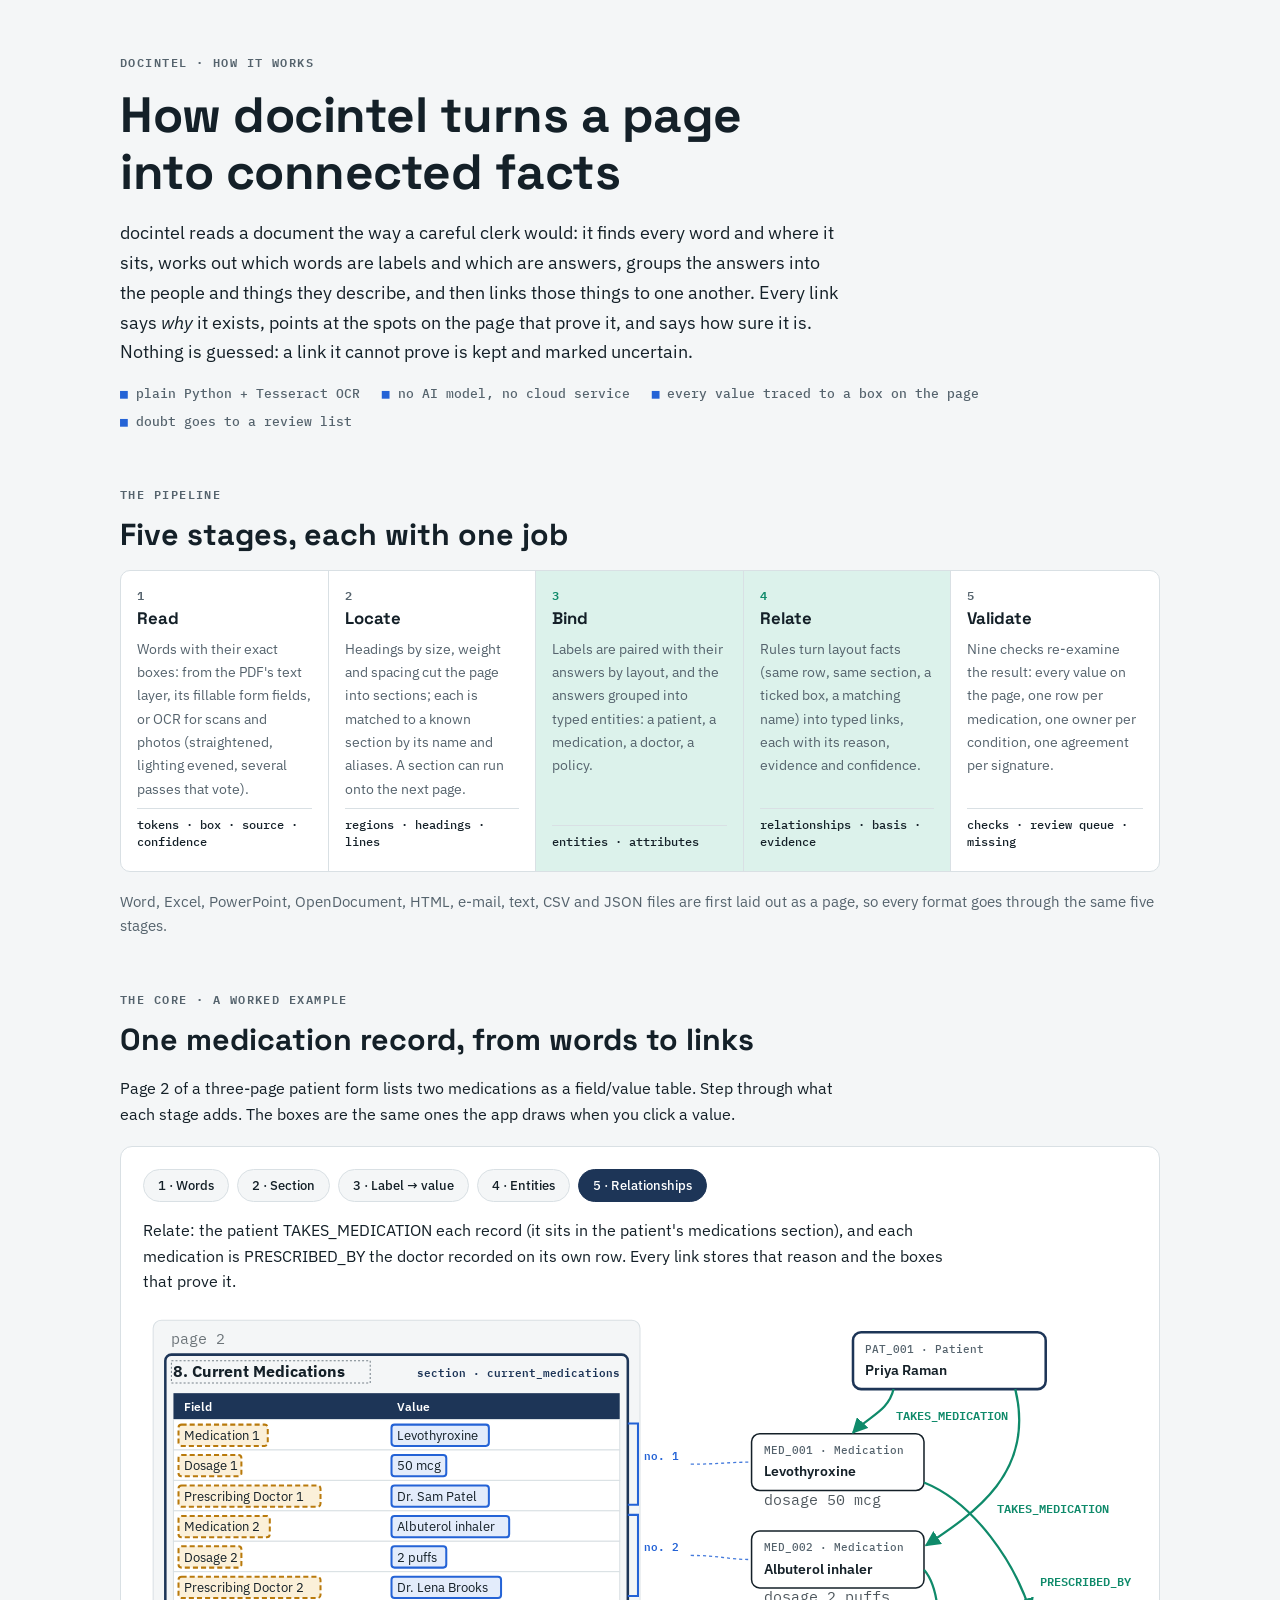
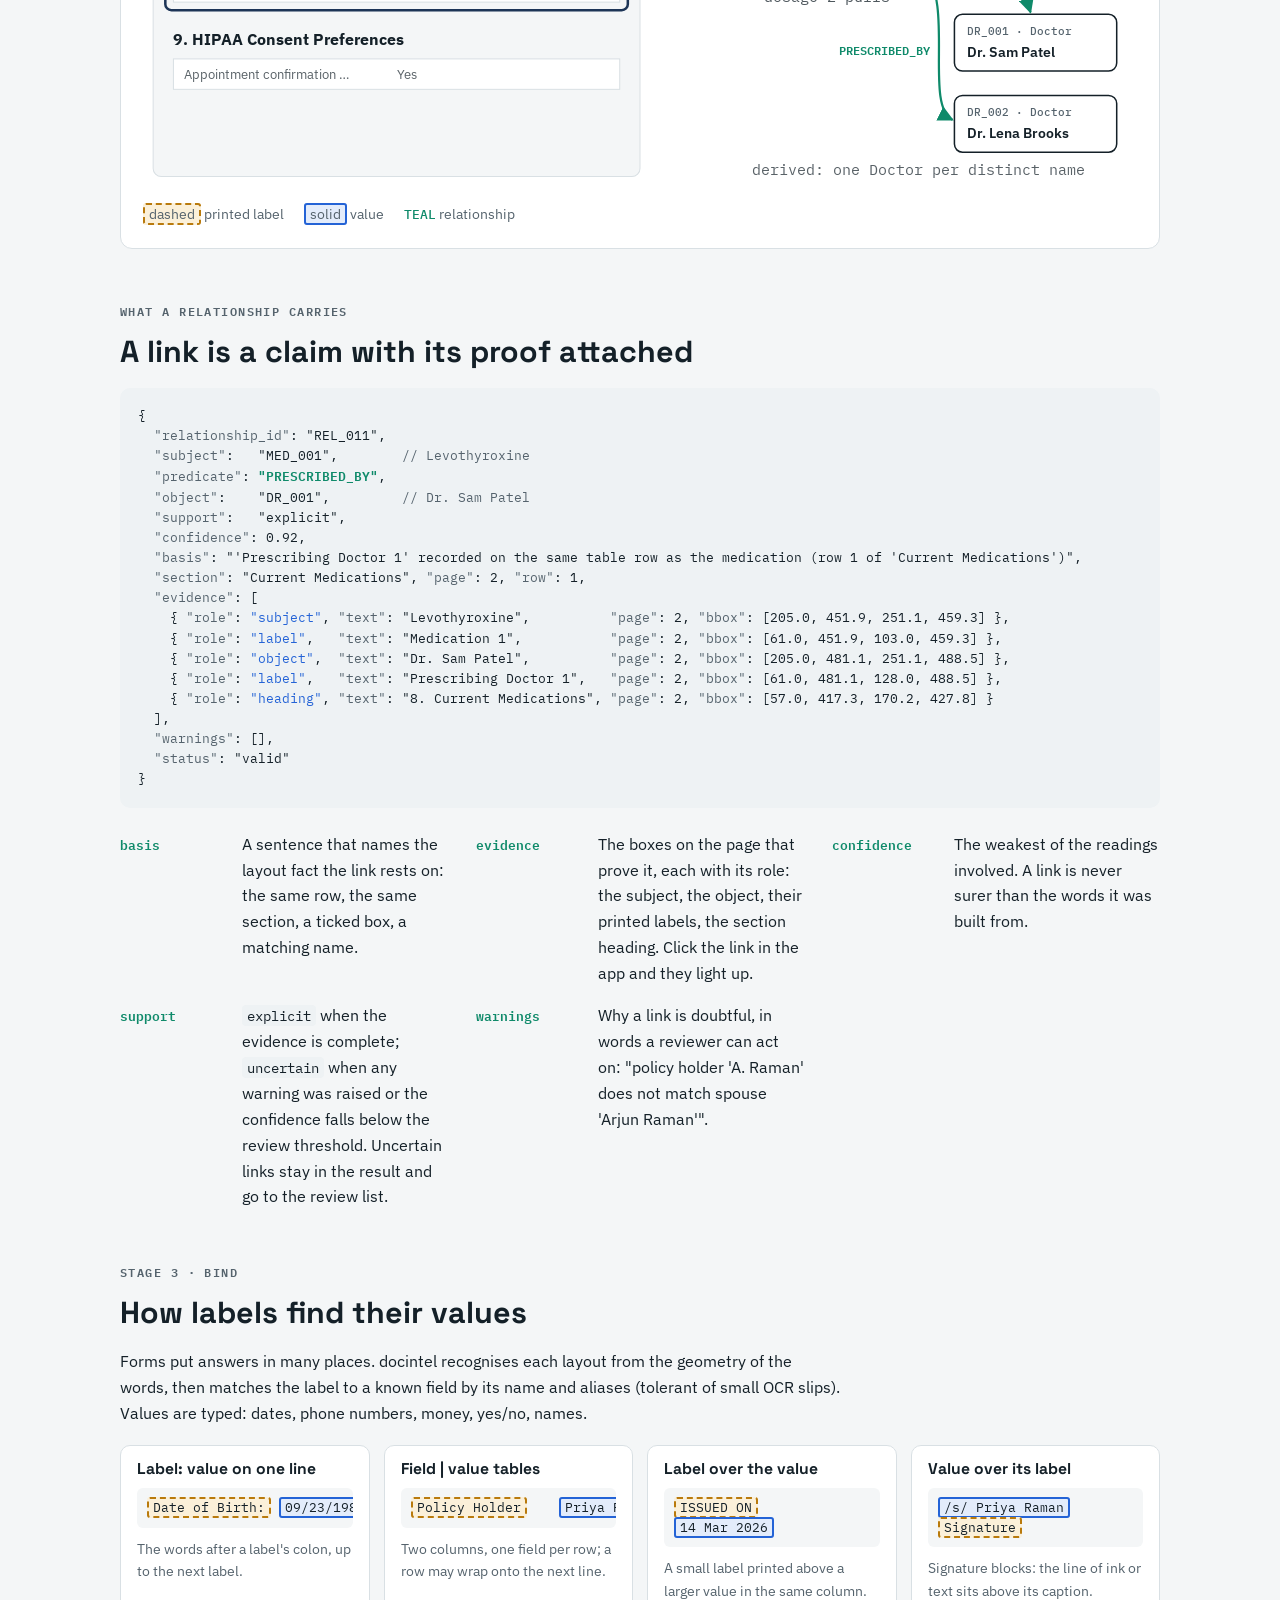
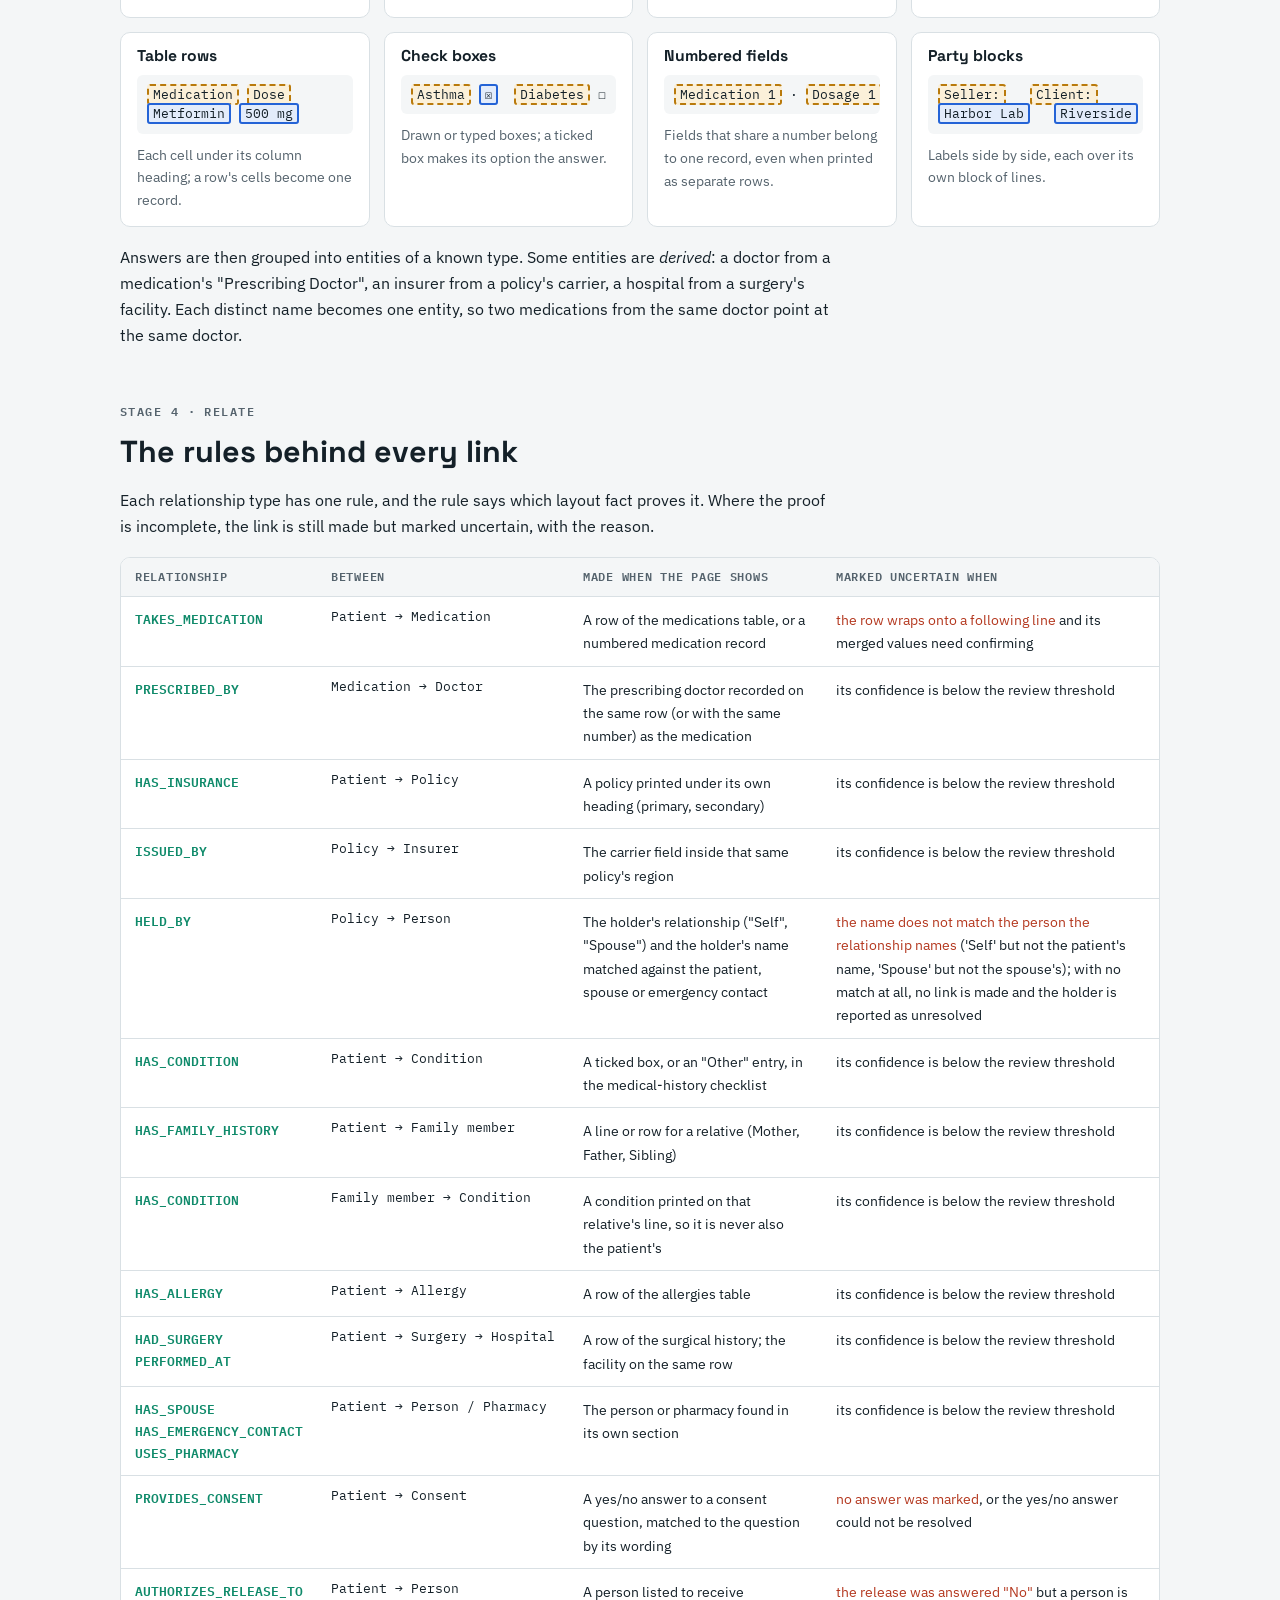
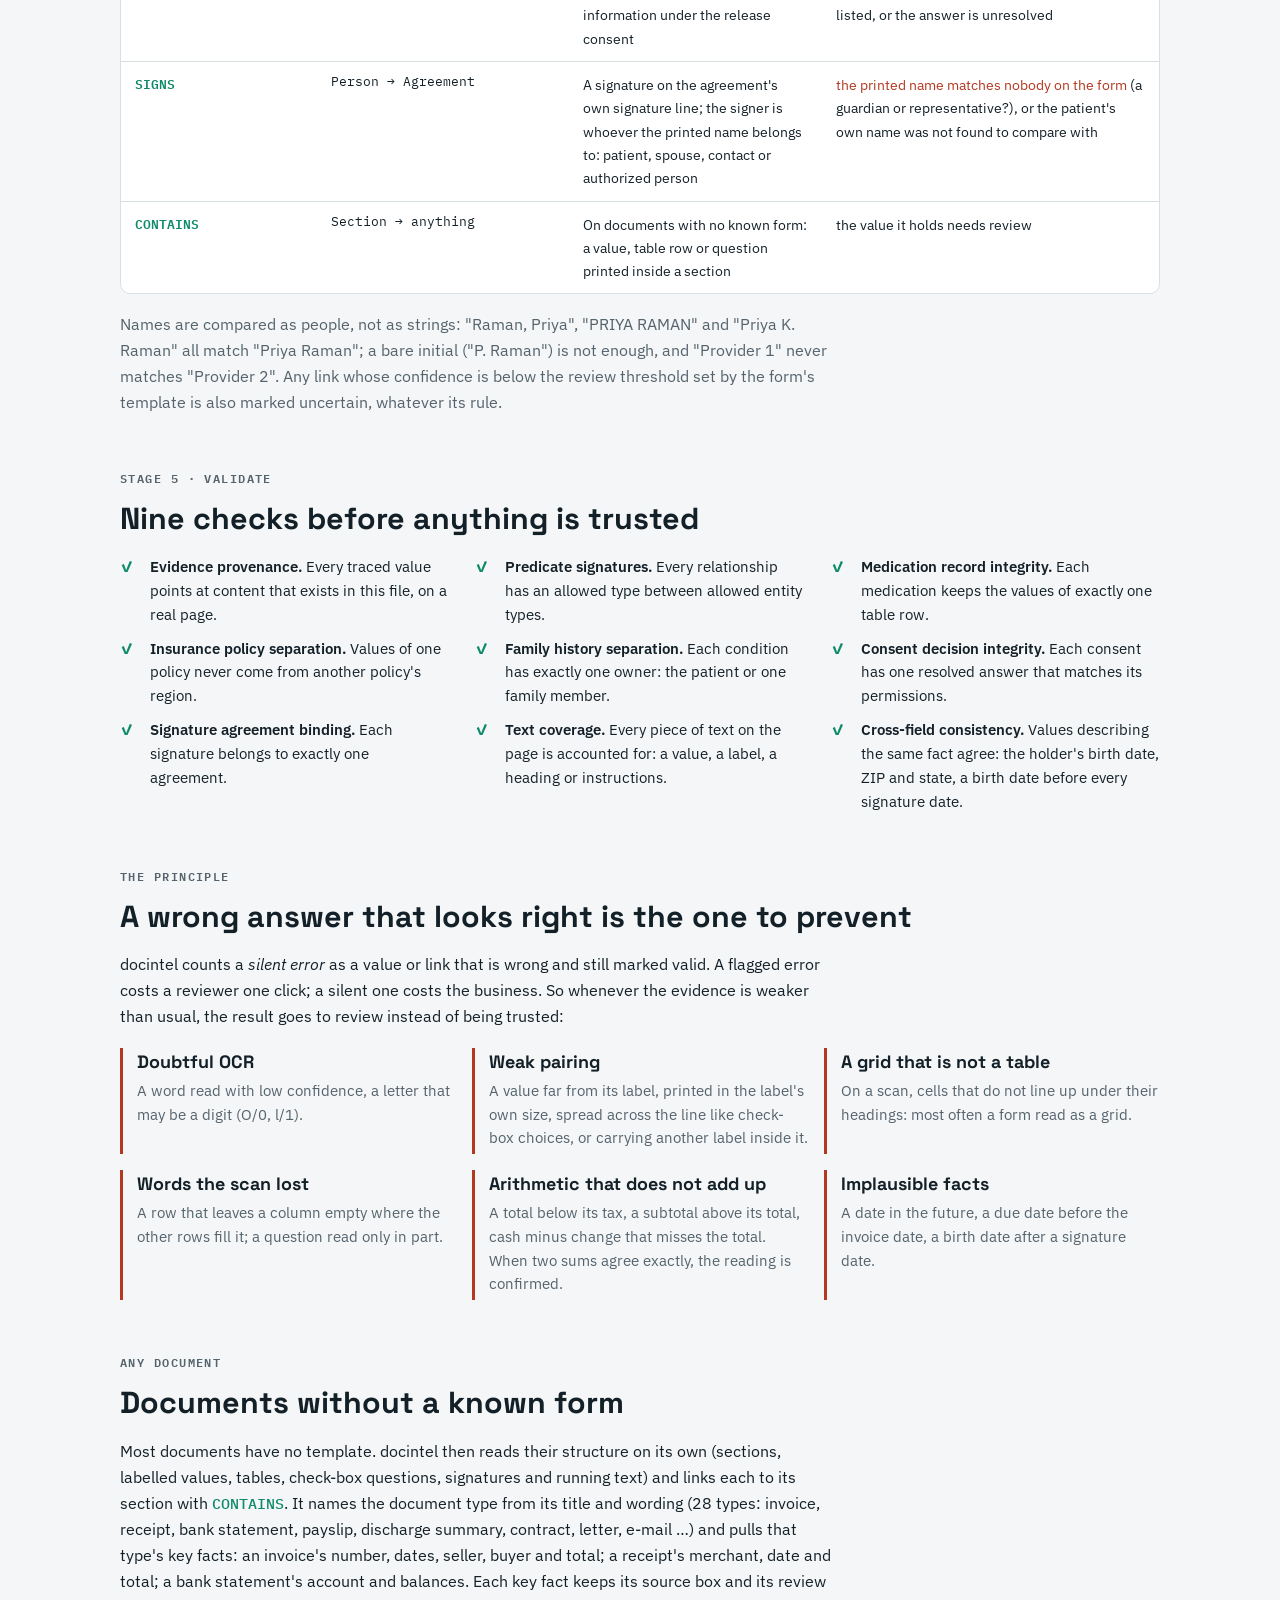
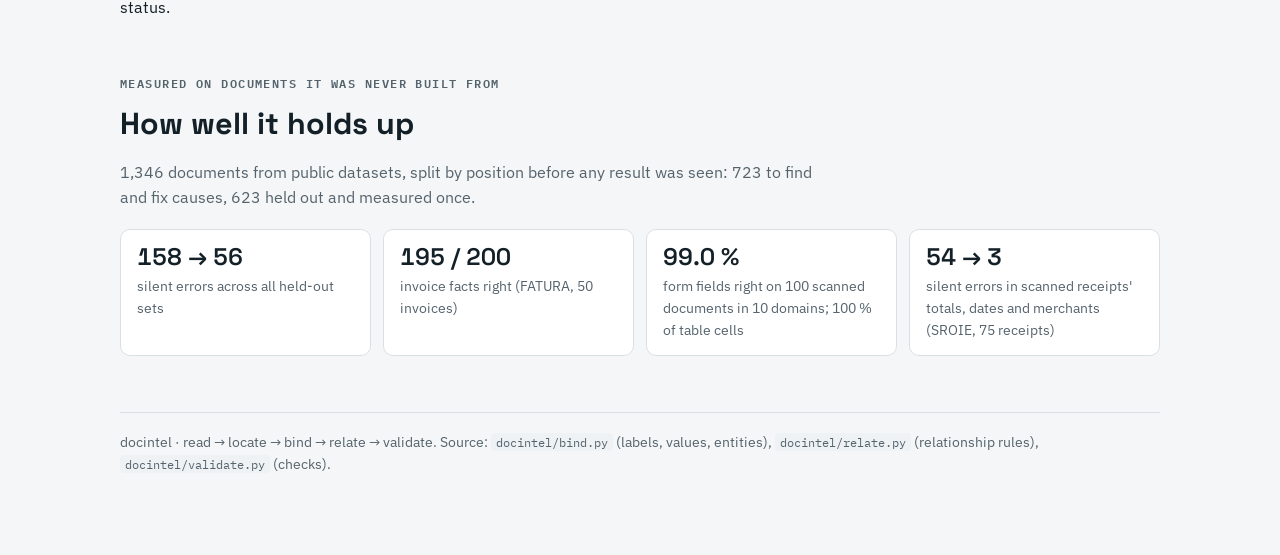
<file: docs/how_it_works.html>
<!doctype html>
<html lang="en">
<head>
<meta charset="utf-8">
<meta name="viewport" content="width=device-width, initial-scale=1">
<title>How docintel Builds Relationships</title>
<link rel="stylesheet" href="https://fonts.googleapis.com/css2?family=IBM+Plex+Mono:wght@400;500&family=IBM+Plex+Sans:wght@400;500;600&family=Space+Grotesk:wght@500;600;700&display=swap">
<style>
/* Layout: one reading column; the worked example breaks out wide. Colors mirror the app's viewer:
   a solid blue box marks a value, a dashed amber box its printed label. */
:root {
  --bg: #f4f6f7; --surface: #ffffff; --ink: #142028; --muted: #55636d; --rule: #d9e0e4;
  --value: #2463d6; --value-soft: #e3ecfb; --label: #b97a0c; --label-soft: #fbf0d9;
  --rel: #0f8a6a; --rel-soft: #dcf2eb; --warn: #b4381f; --band: #1d3557; --band-ink: #ffffff;
  --code-bg: #eef2f4;
  --f-display: "Space Grotesk", "Segoe UI", Arial, sans-serif;
  --f-body: "IBM Plex Sans", "Segoe UI", Arial, sans-serif;
  --f-mono: "IBM Plex Mono", Consolas, "DejaVu Sans Mono", monospace;
}
@media (prefers-color-scheme: dark) { :root:not([data-theme="light"]) {
  --bg: #0f161b; --surface: #16212a; --ink: #e4ebef; --muted: #9aa9b3; --rule: #2a3843;
  --value: #6fa0ff; --value-soft: #1a2b48; --label: #e3a935; --label-soft: #3a2c10;
  --rel: #3fcf9f; --rel-soft: #12352b; --warn: #ff8a6b; --band: #27476e; --band-ink: #ffffff; --code-bg: #1b2833;
  color-scheme: dark } }
:root[data-theme="dark"] {
  --bg: #0f161b; --surface: #16212a; --ink: #e4ebef; --muted: #9aa9b3; --rule: #2a3843;
  --value: #6fa0ff; --value-soft: #1a2b48; --label: #e3a935; --label-soft: #3a2c10;
  --rel: #3fcf9f; --rel-soft: #12352b; --warn: #ff8a6b; --band: #27476e; --band-ink: #ffffff; --code-bg: #1b2833;
  color-scheme: dark }

* { box-sizing: border-box; }
body { background: var(--bg); color: var(--ink); font: 16px/1.62 var(--f-body);
  padding-left: max(16px, env(safe-area-inset-left, 0px)); padding-right: max(16px, env(safe-area-inset-right, 0px)); }
main { max-width: 1040px; margin: 0 auto; padding-block: 48px 72px; display: flex; flex-direction: column; gap: 56px; }
.col { max-width: 720px; }
h1, h2, h3 { font-family: var(--f-display); line-height: 1.15; text-wrap: balance; margin: 0; }
h1 { font-size: clamp(2rem, 5vw, 3.1rem); letter-spacing: -0.01em; }
h2 { font-size: clamp(1.45rem, 3vw, 1.9rem); }
h3 { font-size: 1.12rem; }
p { margin: 0; }
section { display: flex; flex-direction: column; gap: 18px; }
.eyebrow { font: 600 12px/1 var(--f-mono); letter-spacing: .12em; text-transform: uppercase; color: var(--muted); }
.lede { font-size: 1.15rem; color: var(--ink); max-width: 66ch; }
.muted { color: var(--muted); }
code, .mono { font-family: var(--f-mono); font-size: .9em; }
code { background: var(--code-bg); padding: 1px 5px; border-radius: 4px; }
.v { border: 2px solid var(--value); background: var(--value-soft); padding: 0 4px; border-radius: 3px; }
.l { border: 2px dashed var(--label); background: var(--label-soft); padding: 0 4px; border-radius: 3px; }
.r { color: var(--rel); font-family: var(--f-mono); font-weight: 500; font-size: .92em; }

/* hero */
.hero { display: flex; flex-direction: column; gap: 18px; }
.facts { display: flex; flex-wrap: wrap; gap: 10px 22px; font: 500 13px/1.4 var(--f-mono); color: var(--muted); }
.facts span::before { content: "■ "; color: var(--value); }

/* pipeline */
.pipe { display: grid; grid-template-columns: repeat(5, minmax(0, 1fr)); gap: 0; border: 1px solid var(--rule);
  border-radius: 10px; overflow: hidden; background: var(--surface); }
.stage { padding: 18px 16px 20px; border-right: 1px solid var(--rule); display: flex; flex-direction: column; gap: 8px; min-width: 0; }
.stage:last-child { border-right: none; }
.stage .n { font: 600 12px/1 var(--f-mono); color: var(--muted); }
.stage h3 { font-size: 1.05rem; }
.stage p { font-size: .9rem; color: var(--muted); }
.stage .out { font: 500 12px/1.4 var(--f-mono); color: var(--ink); border-top: 1px solid var(--rule); padding-top: 8px; margin-top: auto; }
.stage.focus { background: var(--rel-soft); }
.stage.focus .n { color: var(--rel); }
@media (max-width: 820px) { .pipe { grid-template-columns: 1fr; } .stage { border-right: none; border-bottom: 1px solid var(--rule); } .stage:last-child { border-bottom: none; } }
.inputs { font-size: .92rem; color: var(--muted); }

/* worked example */
.example { background: var(--surface); border: 1px solid var(--rule); border-radius: 12px; padding: 22px; display: flex; flex-direction: column; gap: 16px; }
.steps { display: flex; flex-wrap: wrap; gap: 8px; }
.steps button { font: 500 13px/1 var(--f-body); color: var(--ink); background: var(--bg); border: 1px solid var(--rule);
  border-radius: 999px; padding: 9px 14px; cursor: pointer; }
.steps button[aria-pressed="true"] { background: var(--band); color: var(--band-ink); border-color: var(--band); }
.steps button:focus-visible { outline: 3px solid var(--value); outline-offset: 2px; }
.stepnote { min-height: 3.2em; font-size: .98rem; max-width: 80ch; }
.diagram { overflow-x: auto; }
.diagram svg { display: block; min-width: 760px; width: 100%; height: auto; }
svg text { font-family: var(--f-body); fill: var(--ink); }
svg .mono { font-family: var(--f-mono); }
svg .page { fill: var(--bg); stroke: var(--rule); }
svg .band { fill: var(--band); }
svg .bandtxt { fill: var(--band-ink); font-weight: 600; font-size: 12px; }
svg .row { fill: var(--surface); stroke: var(--rule); }
svg .tok { fill: none; stroke: var(--muted); stroke-width: 1; stroke-dasharray: 2 2; opacity: .8; }
svg .lab { fill: var(--label-soft); stroke: var(--label); stroke-width: 2; stroke-dasharray: 5 3; }
svg .val { fill: var(--value-soft); stroke: var(--value); stroke-width: 2; }
svg .region { fill: none; stroke: var(--band); stroke-width: 2.5; }
svg .regiontxt { fill: var(--band); font: 600 11px var(--f-mono); }
svg .pairline { stroke: var(--muted); stroke-width: 1.5; }
svg .group { fill: none; stroke: var(--value); stroke-width: 2; }
svg .grouptxt { fill: var(--value); font: 600 11px var(--f-mono); }
svg .node { fill: var(--surface); stroke: var(--ink); stroke-width: 1.5; }
svg .node.pat { stroke: var(--band); stroke-width: 2.5; }
svg .ntype { fill: var(--muted); font: 500 11px var(--f-mono); }
svg .nlabel { font-weight: 600; font-size: 13.5px; }
svg .edge { fill: none; stroke: var(--rel); stroke-width: 2.2; }
svg .edgetxt { fill: var(--rel); font: 600 11.5px var(--f-mono); }
svg .feed { fill: none; stroke: var(--value); stroke-width: 1.3; stroke-dasharray: 3 3; opacity: .85; }
svg .arrow { fill: var(--rel); }
.layer { transition: opacity .25s ease; }
.layer.off { opacity: 0; }
@media (prefers-reduced-motion: reduce) { .layer { transition: none; } }
.legend { display: flex; flex-wrap: wrap; gap: 8px 20px; font-size: .88rem; color: var(--muted); }

/* json */
pre.json { margin: 0; background: var(--code-bg); border-radius: 10px; padding: 18px; overflow-x: auto;
  font: 13px/1.55 var(--f-mono); color: var(--ink); }
.json .k { color: var(--muted); } .json .s { color: var(--ink); } .json .p { color: var(--rel); font-weight: 600; }
.json .e { color: var(--value); }
.two { display: flex; flex-direction: column; gap: 24px; }
.anat { display: grid; grid-template-columns: repeat(auto-fill, minmax(300px, 1fr)); gap: 16px 28px; }
.anat div { display: grid; grid-template-columns: 110px minmax(0, 1fr); gap: 12px; align-items: baseline; }
.anat b { font: 600 13px var(--f-mono); color: var(--rel); }

/* patterns */
.patterns { display: grid; grid-template-columns: repeat(auto-fill, minmax(230px, 1fr)); gap: 14px; }
.pat { background: var(--surface); border: 1px solid var(--rule); border-radius: 10px; padding: 14px 16px; display: flex; flex-direction: column; gap: 10px; min-width: 0; }
.pat .mock { font: 13px/1.5 var(--f-mono); background: var(--bg); border-radius: 6px; padding: 10px; overflow-x: auto; white-space: nowrap; }
.pat p { font-size: .88rem; color: var(--muted); }
.pat h3 { font-size: .98rem; }

/* rules table */
.tablewrap { overflow-x: auto; border: 1px solid var(--rule); border-radius: 10px; background: var(--surface); }
table { border-collapse: collapse; width: 100%; min-width: 760px; font-size: .9rem; }
th, td { text-align: left; vertical-align: top; padding: 11px 14px; border-bottom: 1px solid var(--rule); }
th { font: 600 12px/1.3 var(--f-mono); letter-spacing: .06em; text-transform: uppercase; color: var(--muted); background: var(--bg); }
tr:last-child td { border-bottom: none; }
td.pred { font: 600 12.5px var(--f-mono); color: var(--rel); }
td.between { font: 12.5px var(--f-mono); white-space: nowrap; }
td .w { color: var(--warn); }

/* checks + guards */
.checks { display: grid; grid-template-columns: repeat(auto-fill, minmax(280px, 1fr)); gap: 10px 26px; padding: 0; margin: 0; list-style: none; }
.checks li { display: grid; grid-template-columns: 22px minmax(0, 1fr); gap: 8px; font-size: .92rem; }
.checks li::before { content: "✓"; color: var(--rel); font-weight: 700; }
.checks b { font-weight: 600; }
.guards { display: grid; grid-template-columns: repeat(auto-fill, minmax(300px, 1fr)); gap: 16px; }
.guard { border-left: 3px solid var(--warn); padding: 4px 0 4px 14px; display: flex; flex-direction: column; gap: 6px; }
.guard p { font-size: .92rem; color: var(--muted); }
.stats { display: grid; grid-template-columns: repeat(auto-fill, minmax(200px, 1fr)); gap: 12px; }
.stat { background: var(--surface); border: 1px solid var(--rule); border-radius: 10px; padding: 14px 16px; display: flex; flex-direction: column; gap: 4px; }
.stat b { font: 600 1.5rem/1.1 var(--f-display); font-variant-numeric: tabular-nums; }
.stat span { font-size: .85rem; color: var(--muted); }
footer { font-size: .85rem; color: var(--muted); border-top: 1px solid var(--rule); padding-top: 18px; }
</style>
</head>
<body>

<main>
  <header class="hero">
    <span class="eyebrow">docintel · how it works</span>
    <h1>How docintel turns a page into connected facts</h1>
    <p class="lede">docintel reads a document the way a careful clerk would: it finds every word and where it sits, works out which words are labels and which are answers, groups the answers into the people and things they describe, and then links those things to one another. Every link says <em>why</em> it exists, points at the spots on the page that prove it, and says how sure it is. Nothing is guessed: a link it cannot prove is kept and marked uncertain.</p>
    <div class="facts"><span>plain Python + Tesseract OCR</span><span>no AI model, no cloud service</span><span>every value traced to a box on the page</span><span>doubt goes to a review list</span></div>
  </header>

  <section>
    <span class="eyebrow">the pipeline</span>
    <h2>Five stages, each with one job</h2>
    <div class="pipe">
      <div class="stage"><span class="n">1</span><h3>Read</h3><p>Words with their exact boxes: from the PDF's text layer, its fillable form fields, or OCR for scans and photos (straightened, lighting evened, several passes that vote).</p><span class="out">tokens · box · source · confidence</span></div>
      <div class="stage"><span class="n">2</span><h3>Locate</h3><p>Headings by size, weight and spacing cut the page into sections; each is matched to a known section by its name and aliases. A section can run onto the next page.</p><span class="out">regions · headings · lines</span></div>
      <div class="stage focus"><span class="n">3</span><h3>Bind</h3><p>Labels are paired with their answers by layout, and the answers grouped into typed entities: a patient, a medication, a doctor, a policy.</p><span class="out">entities · attributes</span></div>
      <div class="stage focus"><span class="n">4</span><h3>Relate</h3><p>Rules turn layout facts (same row, same section, a ticked box, a matching name) into typed links, each with its reason, evidence and confidence.</p><span class="out">relationships · basis · evidence</span></div>
      <div class="stage"><span class="n">5</span><h3>Validate</h3><p>Nine checks re-examine the result: every value on the page, one row per medication, one owner per condition, one agreement per signature.</p><span class="out">checks · review queue · missing</span></div>
    </div>
    <p class="inputs">Word, Excel, PowerPoint, OpenDocument, HTML, e-mail, text, CSV and JSON files are first laid out as a page, so every format goes through the same five stages.</p>
  </section>

  <section>
    <span class="eyebrow">the core · a worked example</span>
    <h2>One medication record, from words to links</h2>
    <p class="col">Page 2 of a three-page patient form lists two medications as a field/value table. Step through what each stage adds. The boxes are the same ones the app draws when you click a value.</p>
    <div class="example">
      <div class="steps" role="group" aria-label="Stages of the worked example">
        <button type="button" data-step="1" aria-pressed="false">1 · Words</button>
        <button type="button" data-step="2" aria-pressed="false">2 · Section</button>
        <button type="button" data-step="3" aria-pressed="false">3 · Label → value</button>
        <button type="button" data-step="4" aria-pressed="false">4 · Entities</button>
        <button type="button" data-step="5" aria-pressed="true">5 · Relationships</button>
      </div>
      <p class="stepnote" id="stepnote" aria-live="polite"></p>
      <div class="diagram">
        <svg viewBox="0 0 980 470" role="img" aria-labelledby="dtitle">
          <title id="dtitle">The medication rows of the form, their labels and values, the entities built from them and the links between them</title>
          <defs>
            <marker id="ah" viewBox="0 0 10 10" refX="9" refY="5" markerWidth="7" markerHeight="7" orient="auto-start-reverse">
              <path class="arrow" d="M0,0 L10,5 L0,10 z"/></marker>
          </defs>
          <!-- the page -->
          <rect class="page" x="10" y="10" width="480" height="450" rx="8"/>
          <text x="28" y="34" class="mono" font-size="11" fill="currentColor" opacity=".6">page 2</text>
          <text x="30" y="66" font-size="16" font-weight="700">8. Current Medications</text>
          <rect class="band" x="30" y="82" width="440" height="26"/>
          <text x="40" y="100" class="bandtxt">Field</text><text x="250" y="100" class="bandtxt">Value</text>
          <g id="rows">
            <rect class="row" x="30" y="108" width="440" height="30"/><text x="40" y="128" font-size="13">Medication 1</text><text x="250" y="128" font-size="13">Levothyroxine</text>
            <rect class="row" x="30" y="138" width="440" height="30"/><text x="40" y="158" font-size="13">Dosage 1</text><text x="250" y="158" font-size="13">50 mcg</text>
            <rect class="row" x="30" y="168" width="440" height="30"/><text x="40" y="188" font-size="13">Prescribing Doctor 1</text><text x="250" y="188" font-size="13">Dr. Sam Patel</text>
            <rect class="row" x="30" y="198" width="440" height="30"/><text x="40" y="218" font-size="13">Medication 2</text><text x="250" y="218" font-size="13">Albuterol inhaler</text>
            <rect class="row" x="30" y="228" width="440" height="30"/><text x="40" y="248" font-size="13">Dosage 2</text><text x="250" y="248" font-size="13">2 puffs</text>
            <rect class="row" x="30" y="258" width="440" height="30"/><text x="40" y="278" font-size="13">Prescribing Doctor 2</text><text x="250" y="278" font-size="13">Dr. Lena Brooks</text>
          </g>
          <text x="30" y="330" font-size="16" font-weight="700">9. HIPAA Consent Preferences</text>
          <rect class="row" x="30" y="344" width="440" height="30"/><text x="40" y="364" font-size="13" opacity=".7">Appointment confirmation …</text><text x="250" y="364" font-size="13" opacity=".7">Yes</text>

          <!-- layer 1: words with boxes -->
          <g class="layer" data-layer="1">
            <rect class="tok" x="28" y="50" width="196" height="22"/>
            <rect class="tok" x="37" y="115" width="84" height="18"/><rect class="tok" x="247" y="115" width="92" height="18"/>
            <rect class="tok" x="37" y="145" width="58" height="18"/><rect class="tok" x="247" y="145" width="50" height="18"/>
            <rect class="tok" x="37" y="175" width="136" height="18"/><rect class="tok" x="247" y="175" width="92" height="18"/>
            <rect class="tok" x="37" y="205" width="86" height="18"/><rect class="tok" x="247" y="205" width="112" height="18"/>
            <rect class="tok" x="37" y="235" width="58" height="18"/><rect class="tok" x="247" y="235" width="50" height="18"/>
            <rect class="tok" x="37" y="265" width="136" height="18"/><rect class="tok" x="247" y="265" width="104" height="18"/>
          </g>
          <!-- layer 2: the section -->
          <g class="layer" data-layer="2">
            <rect class="region" x="22" y="44" width="456" height="252" rx="6"/>
            <text x="470" y="66" text-anchor="end" class="regiontxt">section · current_medications</text>
          </g>
          <!-- layer 3: labels and values -->
          <g class="layer" data-layer="3">
            <rect class="lab" x="35" y="113" width="88" height="21" rx="3"/><rect class="val" x="245" y="113" width="96" height="21" rx="3"/>
            <rect class="lab" x="35" y="143" width="62" height="21" rx="3"/><rect class="val" x="245" y="143" width="54" height="21" rx="3"/>
            <rect class="lab" x="35" y="173" width="140" height="21" rx="3"/><rect class="val" x="245" y="173" width="96" height="21" rx="3"/>
            <rect class="lab" x="35" y="203" width="90" height="21" rx="3"/><rect class="val" x="245" y="203" width="116" height="21" rx="3"/>
            <rect class="lab" x="35" y="233" width="62" height="21" rx="3"/><rect class="val" x="245" y="233" width="54" height="21" rx="3"/>
            <rect class="lab" x="35" y="263" width="140" height="21" rx="3"/><rect class="val" x="245" y="263" width="108" height="21" rx="3"/>
            <text x="40" y="128" font-size="13">Medication 1</text><text x="250" y="128" font-size="13">Levothyroxine</text>
            <text x="40" y="158" font-size="13">Dosage 1</text><text x="250" y="158" font-size="13">50 mcg</text>
            <text x="40" y="188" font-size="13">Prescribing Doctor 1</text><text x="250" y="188" font-size="13">Dr. Sam Patel</text>
            <text x="40" y="218" font-size="13">Medication 2</text><text x="250" y="218" font-size="13">Albuterol inhaler</text>
            <text x="40" y="248" font-size="13">Dosage 2</text><text x="250" y="248" font-size="13">2 puffs</text>
            <text x="40" y="278" font-size="13">Prescribing Doctor 2</text><text x="250" y="278" font-size="13">Dr. Lena Brooks</text>
          </g>
          <!-- layer 4: records grouped by their number, entities -->
          <g class="layer" data-layer="4">
            <path class="group" d="M478,112 h10 v80 h-10"/><text x="494" y="148" class="grouptxt">no. 1</text>
            <path class="group" d="M478,202 h10 v80 h-10"/><text x="494" y="238" class="grouptxt">no. 2</text>
            <path class="feed" d="M540,152 C 570,152 575,150 600,150"/>
            <path class="feed" d="M540,242 C 570,242 575,246 600,246"/>
            <rect class="node" x="600" y="122" width="170" height="56" rx="8"/>
            <text x="612" y="142" class="ntype">MED_001 · Medication</text><text x="612" y="164" class="nlabel">Levothyroxine</text>
            <text x="612" y="192" class="mono" font-size="10.5" opacity=".75">dosage 50 mcg</text>
            <rect class="node" x="600" y="218" width="170" height="56" rx="8"/>
            <text x="612" y="238" class="ntype">MED_002 · Medication</text><text x="612" y="260" class="nlabel">Albuterol inhaler</text>
            <text x="612" y="288" class="mono" font-size="10.5" opacity=".75">dosage 2 puffs</text>
            <rect class="node" x="800" y="300" width="160" height="56" rx="8"/>
            <text x="812" y="320" class="ntype">DR_001 · Doctor</text><text x="812" y="342" class="nlabel">Dr. Sam Patel</text>
            <rect class="node" x="800" y="380" width="160" height="56" rx="8"/>
            <text x="812" y="400" class="ntype">DR_002 · Doctor</text><text x="812" y="422" class="nlabel">Dr. Lena Brooks</text>
            <rect class="node pat" x="700" y="22" width="190" height="56" rx="8"/>
            <text x="712" y="42" class="ntype">PAT_001 · Patient</text><text x="712" y="64" class="nlabel">Priya Raman</text>
            <text x="600" y="458" class="mono" font-size="10.5" opacity=".7">derived: one Doctor per distinct name</text>
          </g>
          <!-- layer 5: relationships -->
          <g class="layer" data-layer="5">
            <path class="edge" d="M740,78 C 735,100 715,105 700,121" marker-end="url(#ah)"/>
            <text x="742" y="108" class="edgetxt">TAKES_MEDICATION</text>
            <path class="edge" d="M860,78 C 880,160 820,200 772,232" marker-end="url(#ah)"/>
            <text x="842" y="200" class="edgetxt">TAKES_MEDICATION</text>
            <path class="edge" d="M770,170 C 820,190 860,250 875,298" marker-end="url(#ah)"/>
            <text x="884" y="272" class="edgetxt">PRESCRIBED_BY</text>
            <path class="edge" d="M770,256 C 800,290 770,390 798,404" marker-end="url(#ah)"/>
            <text x="776" y="340" text-anchor="end" class="edgetxt">PRESCRIBED_BY</text>
          </g>
        </svg>
      </div>
      <div class="legend"><span><span class="l">dashed</span> printed label</span><span><span class="v">solid</span> value</span><span><span class="r">TEAL</span> relationship</span></div>
    </div>
  </section>

  <section>
    <span class="eyebrow">what a relationship carries</span>
    <h2>A link is a claim with its proof attached</h2>
    <div class="two">
      <pre class="json" aria-label="One relationship exactly as docintel writes it for the sample form">{
  <span class="k">"relationship_id"</span>: <span class="s">"REL_011"</span>,
  <span class="k">"subject"</span>:   <span class="s">"MED_001"</span>,        <span class="k">// Levothyroxine</span>
  <span class="k">"predicate"</span>: <span class="p">"PRESCRIBED_BY"</span>,
  <span class="k">"object"</span>:    <span class="s">"DR_001"</span>,         <span class="k">// Dr. Sam Patel</span>
  <span class="k">"support"</span>:   <span class="s">"explicit"</span>,
  <span class="k">"confidence"</span>: <span class="s">0.92</span>,
  <span class="k">"basis"</span>: <span class="s">"'Prescribing Doctor 1' recorded on the same table row as the medication (row 1 of 'Current Medications')"</span>,
  <span class="k">"section"</span>: <span class="s">"Current Medications"</span>, <span class="k">"page"</span>: 2, <span class="k">"row"</span>: 1,
  <span class="k">"evidence"</span>: [
    { <span class="k">"role"</span>: <span class="e">"subject"</span>, <span class="k">"text"</span>: "Levothyroxine",          <span class="k">"page"</span>: 2, <span class="k">"bbox"</span>: [205.0, 451.9, 251.1, 459.3] },
    { <span class="k">"role"</span>: <span class="e">"label"</span>,   <span class="k">"text"</span>: "Medication 1",           <span class="k">"page"</span>: 2, <span class="k">"bbox"</span>: [61.0, 451.9, 103.0, 459.3] },
    { <span class="k">"role"</span>: <span class="e">"object"</span>,  <span class="k">"text"</span>: "Dr. Sam Patel",          <span class="k">"page"</span>: 2, <span class="k">"bbox"</span>: [205.0, 481.1, 251.1, 488.5] },
    { <span class="k">"role"</span>: <span class="e">"label"</span>,   <span class="k">"text"</span>: "Prescribing Doctor 1",   <span class="k">"page"</span>: 2, <span class="k">"bbox"</span>: [61.0, 481.1, 128.0, 488.5] },
    { <span class="k">"role"</span>: <span class="e">"heading"</span>, <span class="k">"text"</span>: "8. Current Medications", <span class="k">"page"</span>: 2, <span class="k">"bbox"</span>: [57.0, 417.3, 170.2, 427.8] }
  ],
  <span class="k">"warnings"</span>: [],
  <span class="k">"status"</span>: <span class="s">"valid"</span>
}</pre>
      <div class="anat">
        <div><b>basis</b><span>A sentence that names the layout fact the link rests on: the same row, the same section, a ticked box, a matching name.</span></div>
        <div><b>evidence</b><span>The boxes on the page that prove it, each with its role: the subject, the object, their printed labels, the section heading. Click the link in the app and they light up.</span></div>
        <div><b>confidence</b><span>The weakest of the readings involved. A link is never surer than the words it was built from.</span></div>
        <div><b>support</b><span><code>explicit</code> when the evidence is complete; <code>uncertain</code> when any warning was raised or the confidence falls below the review threshold. Uncertain links stay in the result and go to the review list.</span></div>
        <div><b>warnings</b><span>Why a link is doubtful, in words a reviewer can act on: "policy holder 'A. Raman' does not match spouse 'Arjun Raman'".</span></div>
      </div>
    </div>
  </section>

  <section>
    <span class="eyebrow">stage 3 · bind</span>
    <h2>How labels find their values</h2>
    <p class="col">Forms put answers in many places. docintel recognises each layout from the geometry of the words, then matches the label to a known field by its name and aliases (tolerant of small OCR slips). Values are typed: dates, phone numbers, money, yes/no, names.</p>
    <div class="patterns">
      <div class="pat"><h3>Label: value on one line</h3><div class="mock"><span class="l">Date of Birth:</span> <span class="v">09/23/1981</span></div><p>The words after a label's colon, up to the next label.</p></div>
      <div class="pat"><h3>Field | value tables</h3><div class="mock"><span class="l">Policy Holder</span>&nbsp;&nbsp;&nbsp; <span class="v">Priya Raman</span></div><p>Two columns, one field per row; a row may wrap onto the next line.</p></div>
      <div class="pat"><h3>Label over the value</h3><div class="mock"><span class="l">ISSUED ON</span><br><span class="v">14 Mar 2026</span></div><p>A small label printed above a larger value in the same column.</p></div>
      <div class="pat"><h3>Value over its label</h3><div class="mock"><span class="v">/s/ Priya Raman</span><br><span class="l">Signature</span></div><p>Signature blocks: the line of ink or text sits above its caption.</p></div>
      <div class="pat"><h3>Table rows</h3><div class="mock"><span class="l">Medication</span> <span class="l">Dose</span><br><span class="v">Metformin</span> <span class="v">500 mg</span></div><p>Each cell under its column heading; a row's cells become one record.</p></div>
      <div class="pat"><h3>Check boxes</h3><div class="mock"><span class="l">Asthma</span> <span class="v">☒</span> &nbsp;<span class="l">Diabetes</span> ☐</div><p>Drawn or typed boxes; a ticked box makes its option the answer.</p></div>
      <div class="pat"><h3>Numbered fields</h3><div class="mock"><span class="l">Medication 1</span> · <span class="l">Dosage 1</span> · <span class="l">Doctor 1</span></div><p>Fields that share a number belong to one record, even when printed as separate rows.</p></div>
      <div class="pat"><h3>Party blocks</h3><div class="mock"><span class="l">Seller:</span> &nbsp; <span class="l">Client:</span><br><span class="v">Harbor Lab</span> &nbsp; <span class="v">Riverside</span></div><p>Labels side by side, each over its own block of lines.</p></div>
    </div>
    <p class="col">Answers are then grouped into entities of a known type. Some entities are <em>derived</em>: a doctor from a medication's "Prescribing Doctor", an insurer from a policy's carrier, a hospital from a surgery's facility. Each distinct name becomes one entity, so two medications from the same doctor point at the same doctor.</p>
  </section>

  <section>
    <span class="eyebrow">stage 4 · relate</span>
    <h2>The rules behind every link</h2>
    <p class="col">Each relationship type has one rule, and the rule says which layout fact proves it. Where the proof is incomplete, the link is still made but marked uncertain, with the reason.</p>
    <div class="tablewrap">
      <table>
        <thead><tr><th>Relationship</th><th>Between</th><th>Made when the page shows</th><th>Marked uncertain when</th></tr></thead>
        <tbody>
          <tr><td class="pred">TAKES_MEDICATION</td><td class="between">Patient → Medication</td><td>A row of the medications table, or a numbered medication record</td><td><span class="w">the row wraps onto a following line</span> and its merged values need confirming</td></tr>
          <tr><td class="pred">PRESCRIBED_BY</td><td class="between">Medication → Doctor</td><td>The prescribing doctor recorded on the same row (or with the same number) as the medication</td><td>its confidence is below the review threshold</td></tr>
          <tr><td class="pred">HAS_INSURANCE</td><td class="between">Patient → Policy</td><td>A policy printed under its own heading (primary, secondary)</td><td>its confidence is below the review threshold</td></tr>
          <tr><td class="pred">ISSUED_BY</td><td class="between">Policy → Insurer</td><td>The carrier field inside that same policy's region</td><td>its confidence is below the review threshold</td></tr>
          <tr><td class="pred">HELD_BY</td><td class="between">Policy → Person</td><td>The holder's relationship ("Self", "Spouse") and the holder's name matched against the patient, spouse or emergency contact</td><td><span class="w">the name does not match the person the relationship names</span> ('Self' but not the patient's name, 'Spouse' but not the spouse's); with no match at all, no link is made and the holder is reported as unresolved</td></tr>
          <tr><td class="pred">HAS_CONDITION</td><td class="between">Patient → Condition</td><td>A ticked box, or an "Other" entry, in the medical-history checklist</td><td>its confidence is below the review threshold</td></tr>
          <tr><td class="pred">HAS_FAMILY_HISTORY</td><td class="between">Patient → Family member</td><td>A line or row for a relative (Mother, Father, Sibling)</td><td>its confidence is below the review threshold</td></tr>
          <tr><td class="pred">HAS_CONDITION</td><td class="between">Family member → Condition</td><td>A condition printed on that relative's line, so it is never also the patient's</td><td>its confidence is below the review threshold</td></tr>
          <tr><td class="pred">HAS_ALLERGY</td><td class="between">Patient → Allergy</td><td>A row of the allergies table</td><td>its confidence is below the review threshold</td></tr>
          <tr><td class="pred">HAD_SURGERY<br>PERFORMED_AT</td><td class="between">Patient → Surgery → Hospital</td><td>A row of the surgical history; the facility on the same row</td><td>its confidence is below the review threshold</td></tr>
          <tr><td class="pred">HAS_SPOUSE<br>HAS_EMERGENCY_CONTACT<br>USES_PHARMACY</td><td class="between">Patient → Person / Pharmacy</td><td>The person or pharmacy found in its own section</td><td>its confidence is below the review threshold</td></tr>
          <tr><td class="pred">PROVIDES_CONSENT</td><td class="between">Patient → Consent</td><td>A yes/no answer to a consent question, matched to the question by its wording</td><td><span class="w">no answer was marked</span>, or the yes/no answer could not be resolved</td></tr>
          <tr><td class="pred">AUTHORIZES_RELEASE_TO</td><td class="between">Patient → Person</td><td>A person listed to receive information under the release consent</td><td><span class="w">the release was answered "No"</span> but a person is listed, or the answer is unresolved</td></tr>
          <tr><td class="pred">SIGNS</td><td class="between">Person → Agreement</td><td>A signature on the agreement's own signature line; the signer is whoever the printed name belongs to: patient, spouse, contact or authorized person</td><td><span class="w">the printed name matches nobody on the form</span> (a guardian or representative?), or the patient's own name was not found to compare with</td></tr>
          <tr><td class="pred">CONTAINS</td><td class="between">Section → anything</td><td>On documents with no known form: a value, table row or question printed inside a section</td><td>the value it holds needs review</td></tr>
        </tbody>
      </table>
    </div>
    <p class="col muted">Names are compared as people, not as strings: "Raman, Priya", "PRIYA RAMAN" and "Priya K. Raman" all match "Priya Raman"; a bare initial ("P. Raman") is not enough, and "Provider 1" never matches "Provider 2". Any link whose confidence is below the review threshold set by the form's template is also marked uncertain, whatever its rule.</p>
  </section>

  <section>
    <span class="eyebrow">stage 5 · validate</span>
    <h2>Nine checks before anything is trusted</h2>
    <ul class="checks">
      <li><span><b>Evidence provenance.</b> Every traced value points at content that exists in this file, on a real page.</span></li>
      <li><span><b>Predicate signatures.</b> Every relationship has an allowed type between allowed entity types.</span></li>
      <li><span><b>Medication record integrity.</b> Each medication keeps the values of exactly one table row.</span></li>
      <li><span><b>Insurance policy separation.</b> Values of one policy never come from another policy's region.</span></li>
      <li><span><b>Family history separation.</b> Each condition has exactly one owner: the patient or one family member.</span></li>
      <li><span><b>Consent decision integrity.</b> Each consent has one resolved answer that matches its permissions.</span></li>
      <li><span><b>Signature agreement binding.</b> Each signature belongs to exactly one agreement.</span></li>
      <li><span><b>Text coverage.</b> Every piece of text on the page is accounted for: a value, a label, a heading or instructions.</span></li>
      <li><span><b>Cross-field consistency.</b> Values describing the same fact agree: the holder's birth date, ZIP and state, a birth date before every signature date.</span></li>
    </ul>
  </section>

  <section>
    <span class="eyebrow">the principle</span>
    <h2>A wrong answer that looks right is the one to prevent</h2>
    <p class="col">docintel counts a <em>silent error</em> as a value or link that is wrong and still marked valid. A flagged error costs a reviewer one click; a silent one costs the business. So whenever the evidence is weaker than usual, the result goes to review instead of being trusted:</p>
    <div class="guards">
      <div class="guard"><h3>Doubtful OCR</h3><p>A word read with low confidence, a letter that may be a digit (O/0, l/1).</p></div>
      <div class="guard"><h3>Weak pairing</h3><p>A value far from its label, printed in the label's own size, spread across the line like check-box choices, or carrying another label inside it.</p></div>
      <div class="guard"><h3>A grid that is not a table</h3><p>On a scan, cells that do not line up under their headings: most often a form read as a grid.</p></div>
      <div class="guard"><h3>Words the scan lost</h3><p>A row that leaves a column empty where the other rows fill it; a question read only in part.</p></div>
      <div class="guard"><h3>Arithmetic that does not add up</h3><p>A total below its tax, a subtotal above its total, cash minus change that misses the total. When two sums agree exactly, the reading is confirmed.</p></div>
      <div class="guard"><h3>Implausible facts</h3><p>A date in the future, a due date before the invoice date, a birth date after a signature date.</p></div>
    </div>
  </section>

  <section>
    <span class="eyebrow">any document</span>
    <h2>Documents without a known form</h2>
    <p class="col">Most documents have no template. docintel then reads their structure on its own (sections, labelled values, tables, check-box questions, signatures and running text) and links each to its section with <span class="r">CONTAINS</span>. It names the document type from its title and wording (28 types: invoice, receipt, bank statement, payslip, discharge summary, contract, letter, e-mail …) and pulls that type's key facts: an invoice's number, dates, seller, buyer and total; a receipt's merchant, date and total; a bank statement's account and balances. Each key fact keeps its source box and its review status.</p>
  </section>

  <section>
    <span class="eyebrow">measured on documents it was never built from</span>
    <h2>How well it holds up</h2>
    <p class="col muted">1,346 documents from public datasets, split by position before any result was seen: 723 to find and fix causes, 623 held out and measured once.</p>
    <div class="stats">
      <div class="stat"><b>158 → 56</b><span>silent errors across all held-out sets</span></div>
      <div class="stat"><b>195 / 200</b><span>invoice facts right (FATURA, 50 invoices)</span></div>
      <div class="stat"><b>99.0 %</b><span>form fields right on 100 scanned documents in 10 domains; 100 % of table cells</span></div>
      <div class="stat"><b>54 → 3</b><span>silent errors in scanned receipts' totals, dates and merchants (SROIE, 75 receipts)</span></div>
    </div>
  </section>

  <footer>docintel · read → locate → bind → relate → validate. Source: <code>docintel/bind.py</code> (labels, values, entities), <code>docintel/relate.py</code> (relationship rules), <code>docintel/validate.py</code> (checks).</footer>
</main>

<script>
(function () {
  const notes = {
    1: "Read: every word arrives with its box on the page, its source (text layer, form field or OCR) and a confidence. Nothing is interpreted yet.",
    2: "Locate: the heading '8. Current Medications' is found by its print and spacing, matched to the template's current_medications section, and the lines under it belong to that section until the next heading.",
    3: "Bind: in a field/value table the left cell is the label and the right cell its value. 'Medication 1' matches the medication-name field, 'Dosage 1' the dosage, 'Prescribing Doctor 1' the doctor.",
    4: "Bind: fields that share a number form one record, so rows 1-3 become MED_001 and rows 4-6 MED_002. Each doctor's name becomes a Doctor entity of its own, shared if two medications name the same doctor.",
    5: "Relate: the patient TAKES_MEDICATION each record (it sits in the patient's medications section), and each medication is PRESCRIBED_BY the doctor recorded on its own row. Every link stores that reason and the boxes that prove it."
  };
  const layers = document.querySelectorAll(".layer");
  const buttons = document.querySelectorAll(".steps button");
  const note = document.getElementById("stepnote");
  function show(step) {
    layers.forEach((g) => g.classList.toggle("off", Number(g.dataset.layer) > step));
    buttons.forEach((b) => b.setAttribute("aria-pressed", String(Number(b.dataset.step) === step)));
    note.textContent = notes[step];
  }
  buttons.forEach((b) => b.addEventListener("click", () => show(Number(b.dataset.step))));
  show(5);
})();
</script>
</body>
</html>
</file>
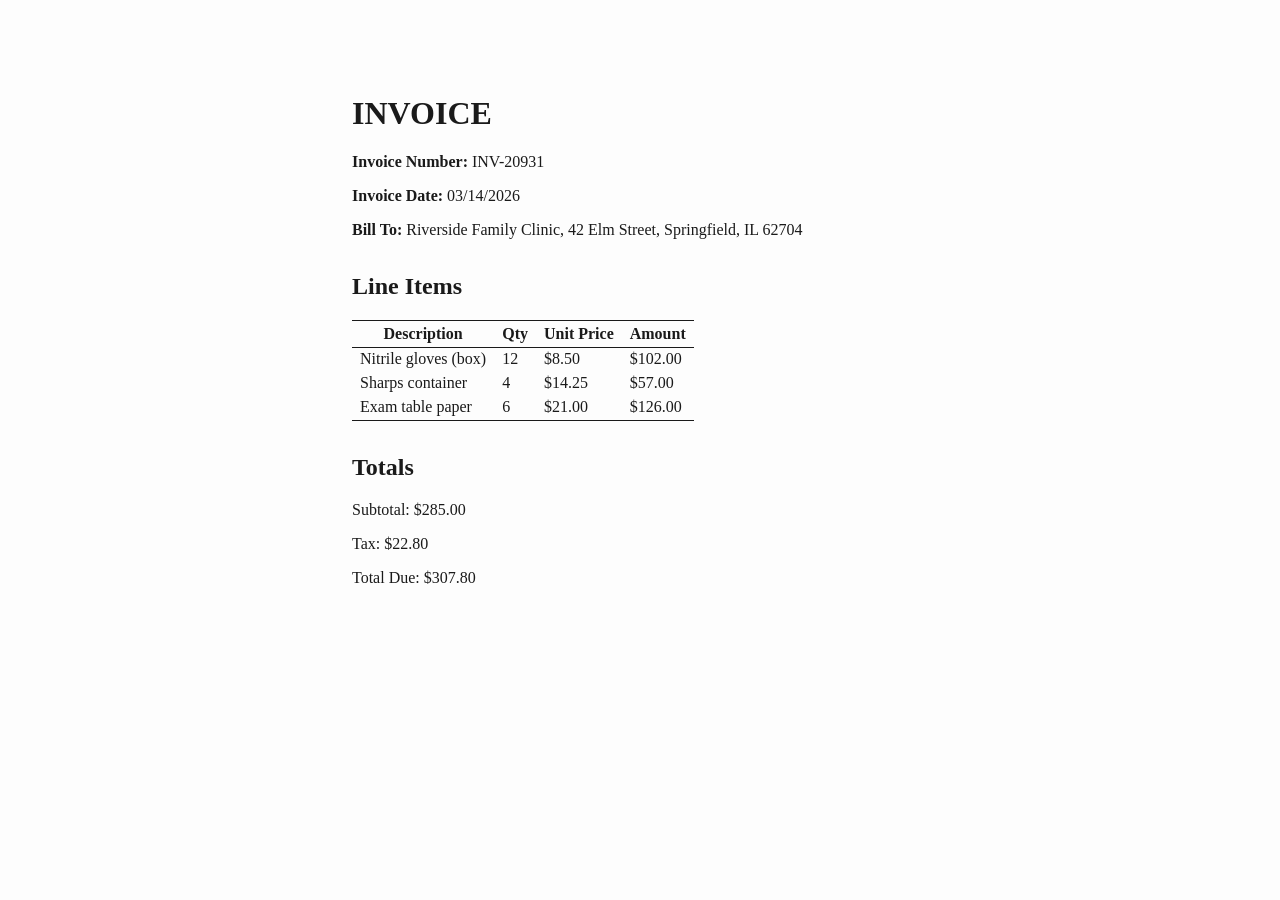
<file: tests/fixtures/formats/invoice.html>
<!DOCTYPE html>
<html xmlns="http://www.w3.org/1999/xhtml" lang="" xml:lang="">
<head>
  <meta charset="utf-8" />
  <meta name="generator" content="pandoc" />
  <meta name="viewport" content="width=device-width, initial-scale=1.0, user-scalable=yes" />
  <title>invoice</title>
  <style>
    html {
      color: #1a1a1a;
      background-color: #fdfdfd;
    }
    body {
      margin: 0 auto;
      max-width: 36em;
      padding-left: 50px;
      padding-right: 50px;
      padding-top: 50px;
      padding-bottom: 50px;
      hyphens: auto;
      overflow-wrap: break-word;
      text-rendering: optimizeLegibility;
      font-kerning: normal;
    }
    @media (max-width: 600px) {
      body {
        font-size: 0.9em;
        padding: 12px;
      }
      h1 {
        font-size: 1.8em;
      }
    }
    @media print {
      html {
        background-color: white;
      }
      body {
        background-color: transparent;
        color: black;
        font-size: 12pt;
      }
      p, h2, h3 {
        orphans: 3;
        widows: 3;
      }
      h2, h3, h4 {
        page-break-after: avoid;
      }
    }
    p {
      margin: 1em 0;
    }
    a {
      color: #1a1a1a;
    }
    a:visited {
      color: #1a1a1a;
    }
    img {
      max-width: 100%;
    }
    h1, h2, h3, h4, h5, h6 {
      margin-top: 1.4em;
    }
    h5, h6 {
      font-size: 1em;
      font-style: italic;
    }
    h6 {
      font-weight: normal;
    }
    ol, ul {
      padding-left: 1.7em;
      margin-top: 1em;
    }
    li > ol, li > ul {
      margin-top: 0;
    }
    blockquote {
      margin: 1em 0 1em 1.7em;
      padding-left: 1em;
      border-left: 2px solid #e6e6e6;
      color: #606060;
    }
    code {
      font-family: Menlo, Monaco, Consolas, 'Lucida Console', monospace;
      font-size: 85%;
      margin: 0;
      hyphens: manual;
    }
    pre {
      margin: 1em 0;
      overflow: auto;
    }
    pre code {
      padding: 0;
      overflow: visible;
      overflow-wrap: normal;
    }
    .sourceCode {
     background-color: transparent;
     overflow: visible;
    }
    hr {
      background-color: #1a1a1a;
      border: none;
      height: 1px;
      margin: 1em 0;
    }
    table {
      margin: 1em 0;
      border-collapse: collapse;
      width: 100%;
      overflow-x: auto;
      display: block;
      font-variant-numeric: lining-nums tabular-nums;
    }
    table caption {
      margin-bottom: 0.75em;
    }
    tbody {
      margin-top: 0.5em;
      border-top: 1px solid #1a1a1a;
      border-bottom: 1px solid #1a1a1a;
    }
    th {
      border-top: 1px solid #1a1a1a;
      padding: 0.25em 0.5em 0.25em 0.5em;
    }
    td {
      padding: 0.125em 0.5em 0.25em 0.5em;
    }
    header {
      margin-bottom: 4em;
      text-align: center;
    }
    #TOC li {
      list-style: none;
    }
    #TOC ul {
      padding-left: 1.3em;
    }
    #TOC > ul {
      padding-left: 0;
    }
    #TOC a:not(:hover) {
      text-decoration: none;
    }
    code{white-space: pre-wrap;}
    span.smallcaps{font-variant: small-caps;}
    div.columns{display: flex; gap: min(4vw, 1.5em);}
    div.column{flex: auto; overflow-x: auto;}
    div.hanging-indent{margin-left: 1.5em; text-indent: -1.5em;}
    /* The extra [class] is a hack that increases specificity enough to
       override a similar rule in reveal.js */
    ul.task-list[class]{list-style: none;}
    ul.task-list li input[type="checkbox"] {
      font-size: inherit;
      width: 0.8em;
      margin: 0 0.8em 0.2em -1.6em;
      vertical-align: middle;
    }
    .display.math{display: block; text-align: center; margin: 0.5rem auto;}
  </style>
</head>
<body>
<h1 id="invoice">INVOICE</h1>
<p><strong>Invoice Number:</strong> INV-20931</p>
<p><strong>Invoice Date:</strong> 03/14/2026</p>
<p><strong>Bill To:</strong> Riverside Family Clinic, 42 Elm Street,
Springfield, IL 62704</p>
<h2 id="line-items">Line Items</h2>
<table>
<thead>
<tr class="header">
<th>Description</th>
<th>Qty</th>
<th>Unit Price</th>
<th>Amount</th>
</tr>
</thead>
<tbody>
<tr class="odd">
<td>Nitrile gloves (box)</td>
<td>12</td>
<td>$8.50</td>
<td>$102.00</td>
</tr>
<tr class="even">
<td>Sharps container</td>
<td>4</td>
<td>$14.25</td>
<td>$57.00</td>
</tr>
<tr class="odd">
<td>Exam table paper</td>
<td>6</td>
<td>$21.00</td>
<td>$126.00</td>
</tr>
</tbody>
</table>
<h2 id="totals">Totals</h2>
<p>Subtotal: $285.00</p>
<p>Tax: $22.80</p>
<p>Total Due: $307.80</p>
</body>
</html>
</file>
